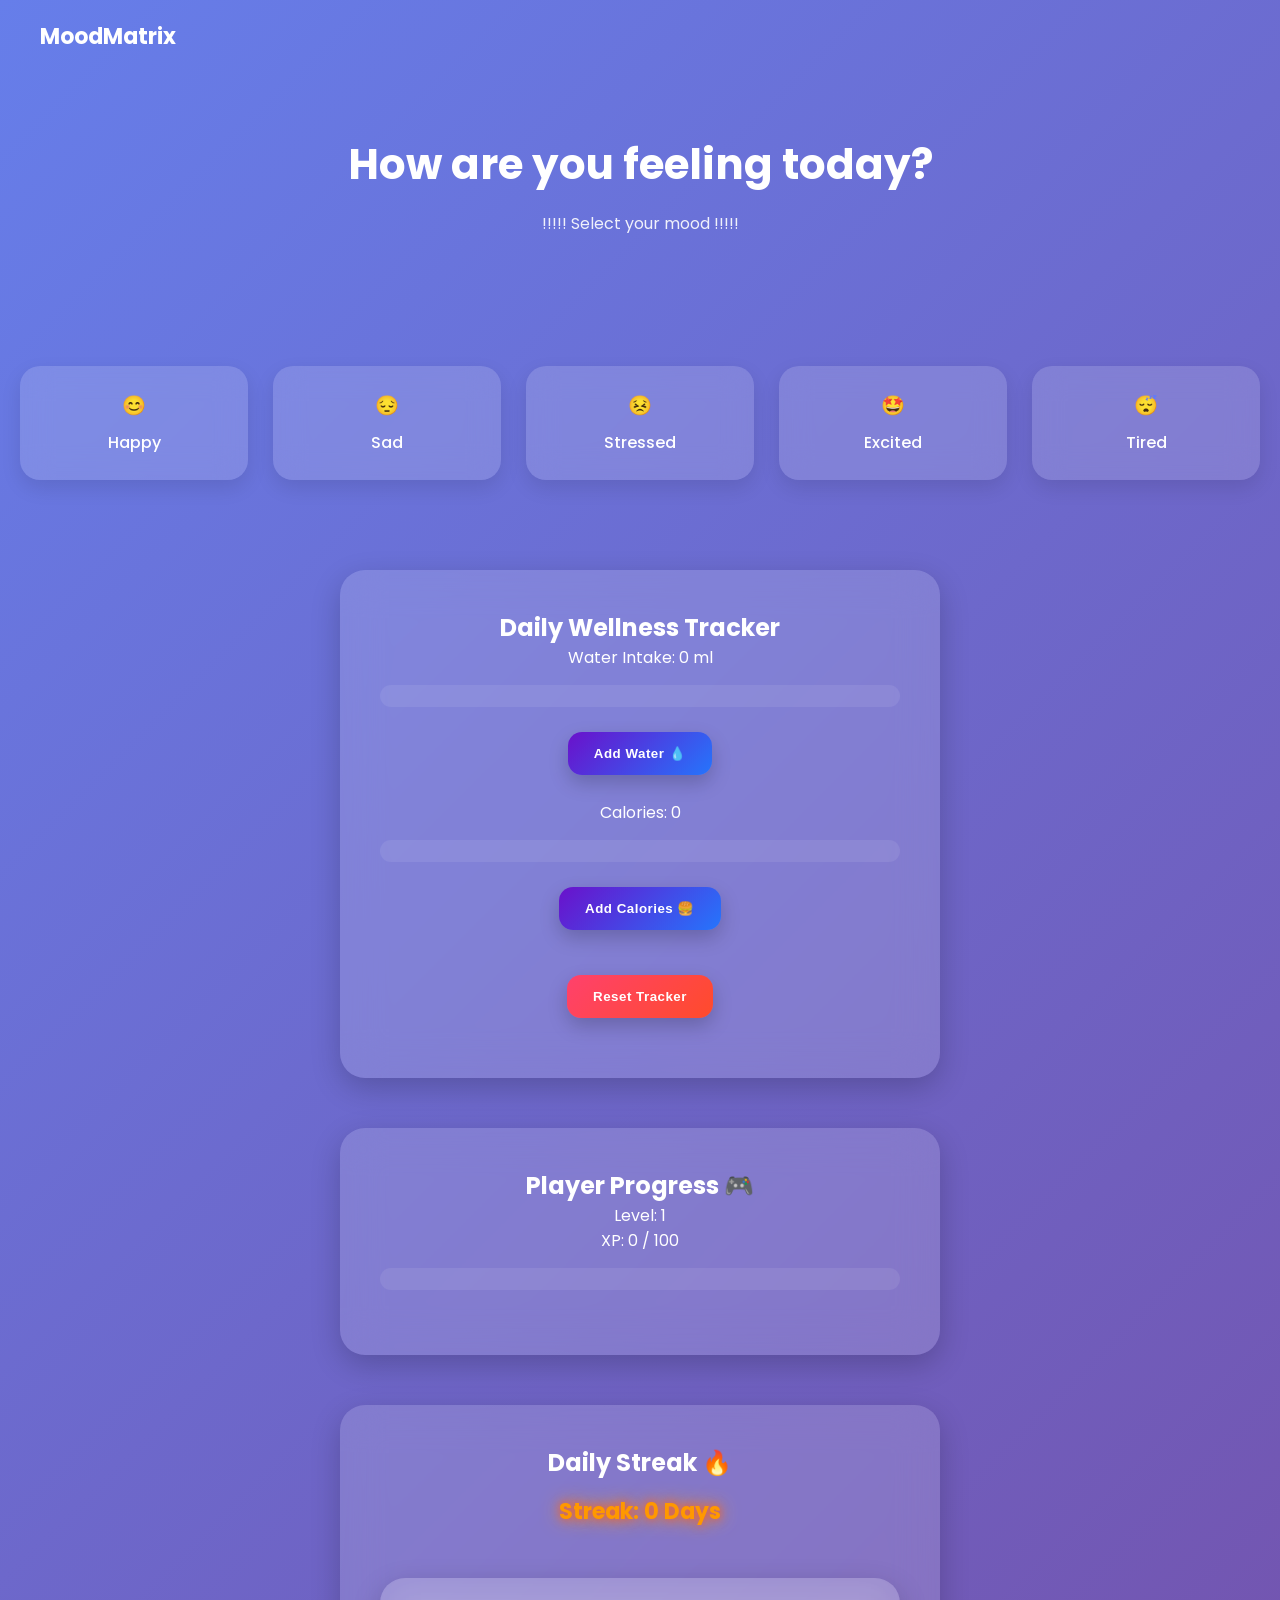
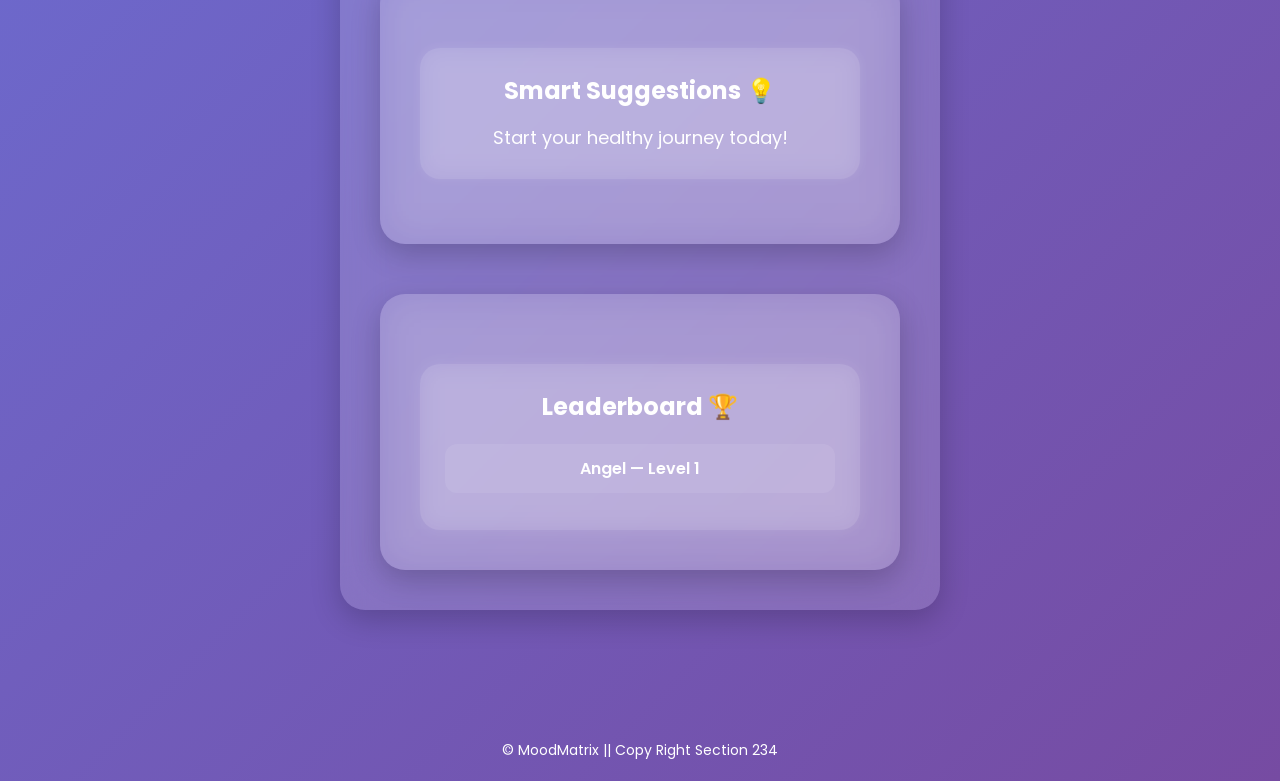
<file: index.html>
<!DOCTYPE html>
<html lang="en">
<head>
    <meta name="viewport" content="width=device-width, initial-scale=1.0">
    <title>MoodMatrix</title>

    <link href="https://fonts.googleapis.com/css2?family=Poppins:wght@300;400;600;700&display=swap" rel="stylesheet">
    <link rel="stylesheet" href="style.css">
    
    <audio id="success-sound">
        <source src="https://www.soundjay.com/buttons/sounds/button-3.mp3" type="audio/mpeg">
    </audio>

    <audio id="fail-sound">
        <source src="https://www.soundjay.com/buttons/sounds/button-10.mp3" type="audio/mpeg">
    </audio>

    


<body>

    <nav class="navbar">
        <h2 class="logo">MoodMatrix</h2>
    </nav>

    <section class="hero">
        <h1>How are you feeling today?</h1>
        <p>!!!!! Select your mood !!!!!</p>
    </section>

    <section class="mood-section">
        <div class="mood-grid">
            <a href="happy.html" class="mood-card">😊 <span>Happy</span></a>
            <a href="sad.html" class="mood-card">😔 <span>Sad</span></a>
            <a href="stress.html" class="mood-card">😣 <span>Stressed</span></a>
            <a href="excited.html" class="mood-card">🤩 <span>Excited</span></a>
            <a href="tried.html" class="mood-card">😴 <span>Tired</span></a>
        </div>
    </section>
    <section class="dashboard">


        <br><br>

        


<section class="tracker-section">

    <div class="glass-card">

        <h2>Daily Wellness Tracker</h2>

        <p id="water-text">
            Water Intake: 0 ml
        </p>

        <div class="progress-container">
            <div class="progress-bar" id="water-progress"></div>
        </div>

        <button id="add-water">
            Add Water 💧
        </button>

        <br><br>

        <p id="calorie-text">
            Calories: 0
        </p>

        <div class="progress-container">
            <div class="progress-bar red-bar" id="calorie-progress"></div>
        </div>

        <button id="add-calories">
            Add Calories 🍔
        </button>

        <br><br>

        <button id="reset-btn">
            Reset Tracker
        </button>

        <h3 id="tip-box"></h3>

    </div>
    <br><br>

    <div class="glass-card">

    <h2>Player Progress 🎮</h2>

<p id="level-text">
    Level: 1
</p>

<p id="xp-text">
    XP: 0 / 100
</p>

<div class="progress-container">
    <div class="progress-bar xp-bar" id="xp-progress"></div>
</div>

</section>

<br><br>
<div class="glass-card">

            <h2>Daily Streak 🔥</h2>

            <p id="streak-box">
                Streak: 0 Days
            </p>
        <br><br>

        <div class="glass-card">

            <div class="suggestion-box">

                <h2>Smart Suggestions 💡</h2>

                <p id="smart-suggestion">
                    Start your healthy journey today!
                </p>

            </div>
            <br>
        </div>

        <br><br>

        <div class="glass-card">

            <div class="leaderboard">

                <h2>Leaderboard 🏆</h2>

                <ul id="leaderboard-list">

                    <li>Angel — Level 1</li>

                </ul>

            </div>
        </div>

    </section>

    <br><br>

<div id="achievement-box"></div>
    <section class="result hidden">
        <div class="glass-card">
            <h2>Your Mood Result</h2>
            <h3>Click a mood to see suggestions 💡</h3>
            <button id="refresh-btn">Try Again</button>
        </div>
    </section>

    <footer>
        <p>&copy; MoodMatrix || Copy Right Section 234</p>
    </footer>

    <script src="script.js"></script>

</body>
</html>
</file>
<file: style.css>
* {
    margin: 0;
    padding: 0;
    box-sizing: border-box;
}

body {
    font-family: 'Poppins', sans-serif;
    color: white;
    background: linear-gradient(135deg, #667eea, #764ba2);
    min-height: 100vh;
    -webkit-font-smoothing: antialiased;
}

.navbar {
    display: flex;
    justify-content: space-between;
    align-items: center;
    padding: 20px 40px;
}

.logo {
    font-size: 22px;
    font-weight: 700;
}

#theme-toggle {
    padding: 8px 16px;
    border-radius: 20px;
    border: none;
    cursor: pointer;
}

.hero {
    text-align: center;
    padding: 60px 20px;
}

.hero h1 {
    font-size: 42px;
    font-weight: 700;
}

.hero p {
    margin-top: 15px;
    opacity: 0.9;
}

.mood-section {
    text-align: center;
    padding: 40px 20px;
}

.mood-grid {
    display: grid;
    grid-template-columns: repeat(auto-fit, minmax(140px, 1fr));
    gap: 25px;
    margin-top: 30px;
}

.mood-card {
    text-decoration: none;
    color: white;
    font-size: 1.2rem;
    font-weight: 500;
    display: flex;
    flex-direction: column;
    align-items: center;
    justify-content: center;
    padding: 25px;
    border-radius: 20px;
    background: rgba(255, 255, 255, 0.15);
    backdrop-filter: blur(15px);
    box-shadow: 0 8px 20px rgba(0,0,0,0.1);
    transition: all 0.3s ease;
}

.mood-card span {
    margin-top: 10px;
    font-size: 1rem;
}

.mood-card:hover {
    transform: translateY(-10px) scale(1.05);
    background: rgba(255, 255, 255, 0.25);
    box-shadow: 0 15px 30px rgba(0,0,0,0.2);
}

.mood-card:active {
    transform: scale(0.95);
}

.mood-card:nth-child(1):hover { background: rgba(255, 223, 100, 0.4); }
.mood-card:nth-child(2):hover { background: rgba(150, 180, 255, 0.4); }
.mood-card:nth-child(3):hover { background: rgba(255, 150, 150, 0.4); }
.mood-card:nth-child(4):hover { background: rgba(255, 200, 255, 0.4); }
.mood-card:nth-child(5):hover { background: rgba(200, 200, 200, 0.4); }

.result {
    text-align: center;
    padding: 50px 20px;
}

.glass-card {
    margin: auto;
    max-width: 600px;
    padding: 40px;
    border-radius: 25px;
    background: rgba(255, 255, 255, 0.15);
    backdrop-filter: blur(20px);
    transition: 0.4s ease;
    box-shadow: 0 10px 30px rgba(0,0,0,0.2);
    text-align: center;
}

.glass-card h3 {
    margin-top: 20px;
}

#refresh-btn {
    margin-top: 25px;
    padding: 10px 25px;
    border-radius: 25px;
    border: none;
    cursor: pointer;
}

.hidden {
    display: none;
}

footer {
    text-align: center;
    padding: 20px;
    margin-top: 60px;
    font-size: 14px;
}

@media (max-width: 500px) {
    .hero h1 {
        font-size: 30px;
    }

    .navbar {
        padding: 15px 20px;
    }
}

button {
    padding: 14px 26px;
    border: none;
    border-radius: 14px;
    background: linear-gradient(135deg, #6a11cb, #2575fc);
    color: white;
    font-weight: 600;
    letter-spacing: 0.5px;
    cursor: pointer;
    transition: all 0.3s ease;
    box-shadow: 0 8px 20px rgba(0,0,0,0.2);
}

button:hover {
    transform: translateY(-3px) scale(1.03);
    box-shadow: 0 12px 25px rgba(0,0,0,0.3);
}

button:active {
    transform: scale(0.96);
}

#achievement-box {
    position: fixed;
    top: 20px;
    right: 20px;
    background: linear-gradient(135deg, #1f1c2c, #928dab);
    color: white;
    padding: 18px 22px;
    border-radius: 15px;
    box-shadow: 0 10px 30px rgba(0,0,0,0.4);
    display: none;
    animation: slideIn 0.5s ease;
    z-index: 1000;
}

@keyframes slideIn {
    from { transform: translateX(100%); opacity:0; }
    to { transform: translateX(0); opacity:1; }
}

.completed {
    border: 2px solid #00e676;
    box-shadow: 0 0 15px #00e676;
}

.card-box {
    transition: all 0.3s ease;
}

.card-box:hover {
    transform: translateY(-5px);
    box-shadow: 0 10px 25px rgba(0,0,0,0.2);
}

.progress {
    overflow: hidden; 
}

.glow {
    box-shadow: 0 0 15px #00e676, 0 0 30px #00e676;
    animation: pulseGlow 1.5s infinite alternate;
}

@keyframes pulseGlow {
    from { box-shadow: 0 0 10px #00e676; }
    to { box-shadow: 0 0 25px #00e676; }
}

.shake {
    animation: shakeAnim 0.4s;
}

@keyframes shakeAnim {
    0% { transform: translateX(0); }
    25% { transform: translateX(-5px); }
    50% { transform: translateX(5px); }
    75% { transform: translateX(-5px); }
    100% { transform: translateX(0); }
}

#streak-box {
    font-weight: bold;
    font-size: 18px;
}

.fire {
    animation: firePulse 1s infinite alternate;
    color: #ff9800;
    text-shadow: 0 0 10px #ff5722, 0 0 20px #ff9800;
}

@keyframes firePulse {
    from { transform: scale(1); }
    to { transform: scale(1.1); }
}

textarea {
    width: 90%;
    max-width: 600px;
    height: 150px;
    border-radius: 15px;
    padding: 15px;
    border: none;
    resize: none;
    margin-top: 20px;
}

#reset-btn {
    background: linear-gradient(135deg, #ff416c, #ff4b2b);
    color: white;
    display: flex;
    justify-content: center;
    align-items: center;
    margin: 20px auto;
}


.progress-container {
    width: 100%;
    height: 22px;
    border-radius: 30px;
    overflow: hidden;
    margin: 15px 0 25px;
    position: relative;
    background: rgba(255,255,255,0.08);
}



#water-progress {
    height: 100%;
    width: 0%;
    border-radius: 30px;
    background: linear-gradient(
        90deg,
        #00c6ff,
        #0072ff
    );

    box-shadow:
        0 0 5px #00c6ff,
        0 0 10px #00c6ff,
        0 0 20px #0072ff,
        0 0 40px rgba(0, 114, 255, 0.7);

    transition: width 0.4s ease;
}



#water-progress::after {
    content: "";
    position: absolute;
    inset: 0;
    border-radius: 30px;
    border: 2px solid #00c6ff;
    box-shadow:
        0 0 10px #00c6ff,
        0 0 20px #0072ff;
}



#calorie-progress {
    height: 100%;
    width: 0%;
    border-radius: 30px;
    background: linear-gradient(
        90deg,
        #ff416c,
        #ff0000
    );

    box-shadow:
        0 0 5px #ff416c,
        0 0 10px #ff416c,
        0 0 20px #ff0000,
        0 0 40px rgba(255, 0, 0, 0.6);

    transition: width 0.4s ease;
}



#calorie-progress::after {
    content: "";
    position: absolute;
    inset: 0;
    border-radius: 30px;
    border: 2px solid #ff416c;

    box-shadow:
        0 0 10px #ff416c,
        0 0 20px #ff0000;
}



#xp-progress {
    height: 100%;
    width: 0%;
    border-radius: 30px;

    background: linear-gradient(
        90deg,
        #00ff87,
        #00c853
    );

    box-shadow:
        0 0 5px #00ff87,
        0 0 10px #00ff87,
        0 0 20px #00c853,
        0 0 40px rgba(0, 200, 83, 0.7);

    transition: width 0.4s ease;
}



#xp-progress::after {
    content: "";
    position: absolute;
    inset: 0;
    border-radius: 30px;
    border: 2px solid #00ff87;

    box-shadow:
        0 0 10px #00ff87,
        0 0 20px #00c853;
}


#water-progress,
#calorie-progress,
#xp-progress {
    position: relative;
    overflow: hidden;
}


#streak-box {

    margin-top: 15px;

    font-size: 22px;

    font-weight: 700;

    color: #ff9800;

    text-shadow:
        0 0 10px #ff5722,
        0 0 20px #ff9800;

    animation: firePulse 1s infinite alternate;
}


@keyframes firePulse {

    from {
        transform: scale(1);
    }

    to {
        transform: scale(1.05);
    }
}


.suggestion-box {

    margin-top: 30px;

    padding: 25px;

    border-radius: 20px;

    background: rgba(255,255,255,0.08);

    backdrop-filter: blur(12px);

    box-shadow:
        0 0 10px rgba(255,255,255,0.1);

    transition: 0.3s;
}


#smart-suggestion {

    margin-top: 15px;

    font-size: 18px;

    line-height: 1.7;

    color: white;
}

.leaderboard {

    margin-top: 30px;

    padding: 25px;

    border-radius: 20px;

    background: rgba(255,255,255,0.08);

    backdrop-filter: blur(12px);

    box-shadow:
        0 0 15px rgba(255,255,255,0.1);

    transition: 0.3s;
}


.leaderboard h2 {

    margin-bottom: 20px;
}


#leaderboard-list {

    list-style: none;

    padding: 0;
}


#leaderboard-list li {

    margin: 12px 0;

    padding: 12px;

    border-radius: 12px;

    background: rgba(255,255,255,0.08);

    font-weight: 600;

    transition: 0.3s;
}


#leaderboard-list li:hover {

    transform: scale(1.03);

    background: rgba(255,255,255,0.15);
}
</file>
